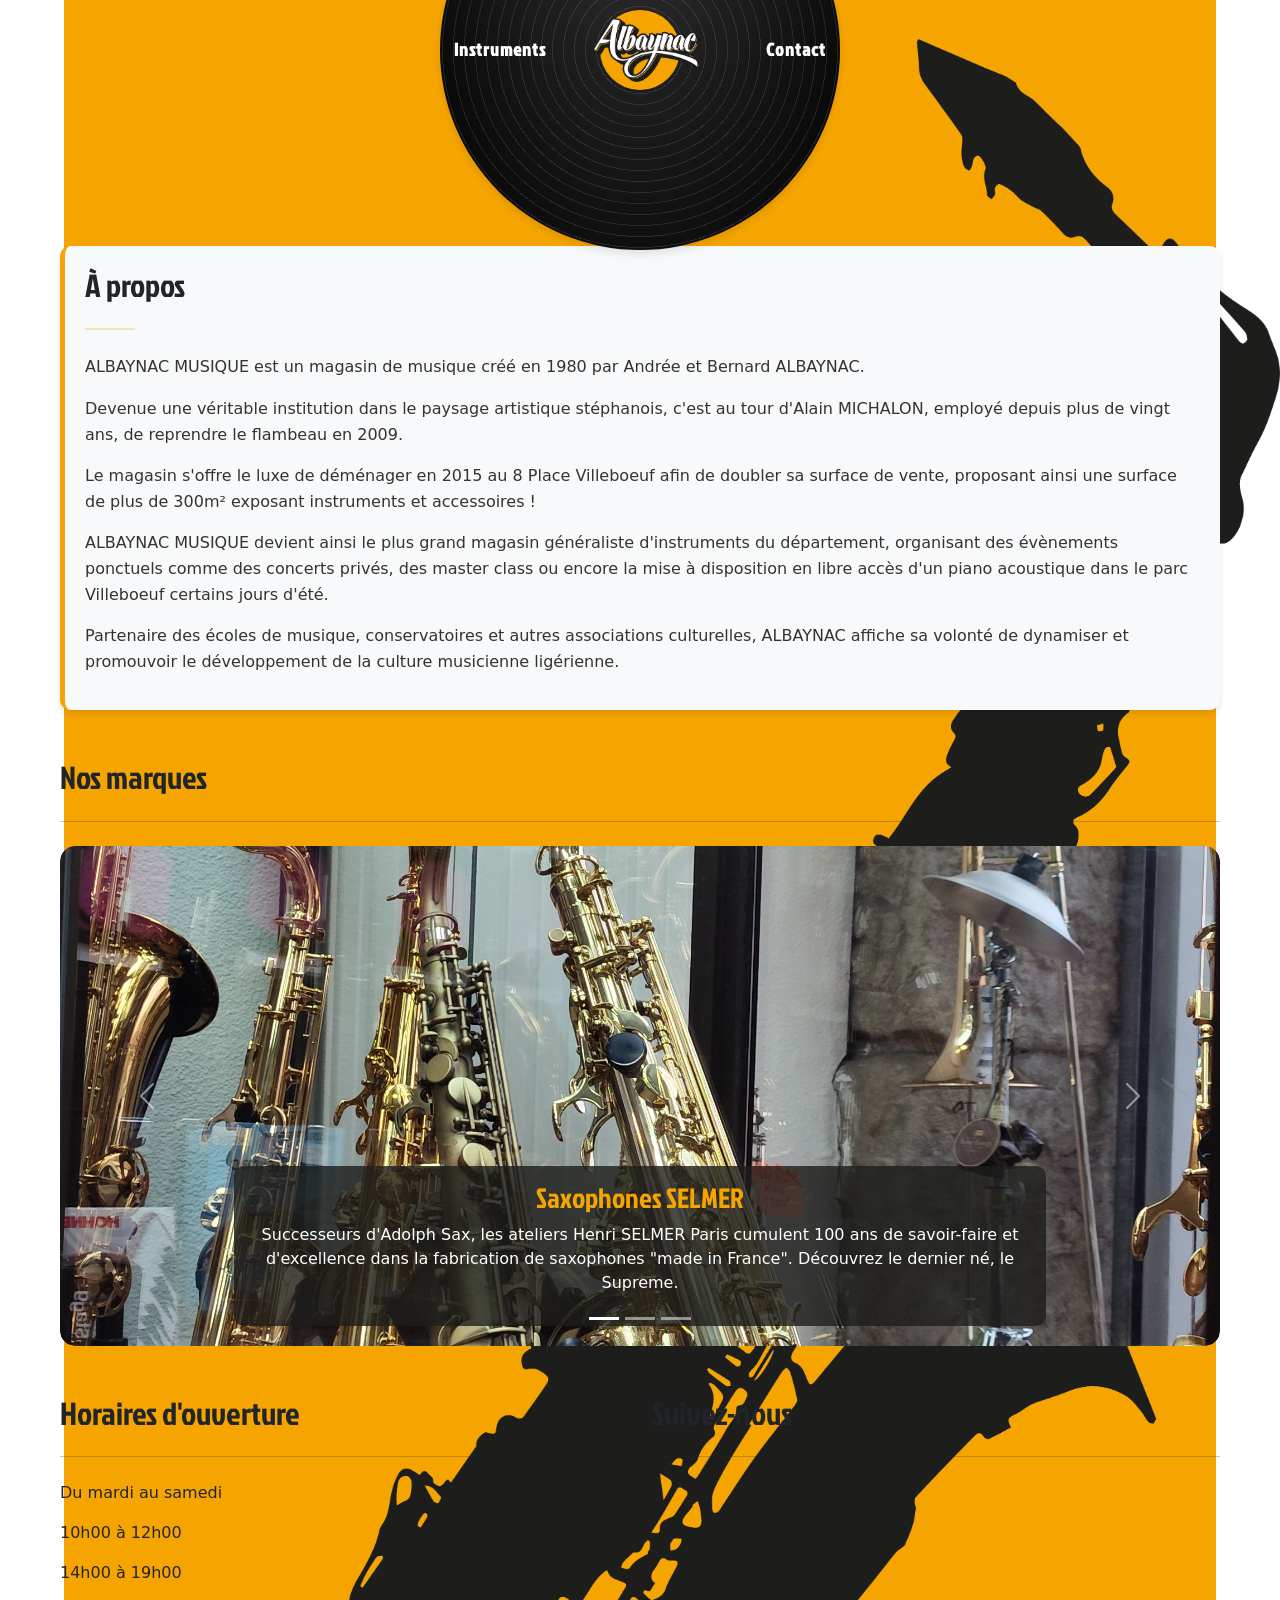
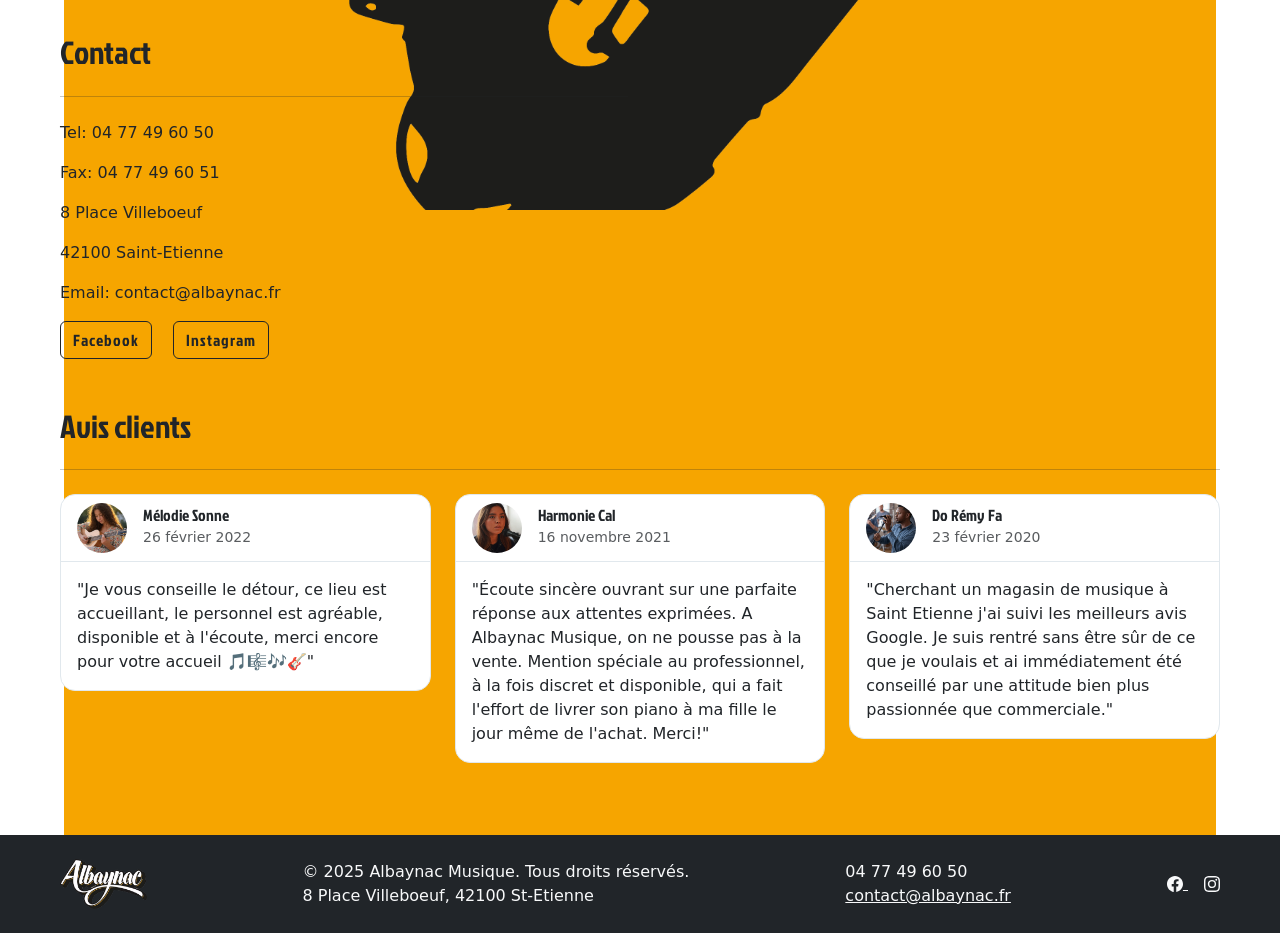
<file: index.html>
<!doctype html>
<html lang="fr">
<head>
    <meta charset="utf-8">
    <meta name="viewport" content="width=device-width, initial-scale=1, shrink-to-fit=no">
    <link href="https://cdn.jsdelivr.net/npm/bootstrap@5.3.3/dist/css/bootstrap.min.css" rel="stylesheet">
    <link rel="stylesheet" href="styles.css">
    <link rel="preconnect" href="https://fonts.googleapis.com">
    <link rel="preconnect" href="https://fonts.gstatic.com" crossorigin>
    <link href="https://fonts.googleapis.com/css2?family=Jockey+One&display=swap" rel="stylesheet">
    <link rel="icon" type="image/png" href="images/logo.png" />
    <title>Albaynac Musique | Saint-Étienne | Instruments de musique</title>
</head>

<body class="d-flex flex-column min-vh-100">
  <nav class="navbar navbar-expand-lg fixed-top custom-navbar">
      <div class="container-fluid justify-content-center">
          <ul class="navbar-nav align-items-center">
              <li class="nav-item">
                  <a class="nav-link" href="instruments.html">Instruments</a>
              </li>
              <li class="nav-item mx-4">
                  <a class="navbar-brand" href="index.html">
                      <img src="images/logo.png" alt="Logo" height="64">
                  </a>
              </li>
              <li class="nav-item">
                  <a class="nav-link" href="contact.html">Contact</a>
              </li>
          </ul>
      </div>
  </nav>

    <div class="container mt-5 pt-5">
        <section id="about" class="mb-5 section-card">
            <h2 class="text-start text-dark">À propos</h2>
            <hr class="my-4 bg-warning">
            <p>ALBAYNAC MUSIQUE est un magasin de musique créé en 1980 par Andrée et Bernard ALBAYNAC.</p>
            <p>Devenue une véritable institution dans le paysage artistique stéphanois, c'est au tour d'Alain MICHALON, employé depuis plus de vingt ans, de reprendre le flambeau en 2009.</p>
            <p>Le magasin s'offre le luxe de déménager en 2015 au 8 Place Villeboeuf afin de doubler sa surface de vente, proposant ainsi une surface de plus de 300m² exposant instruments et accessoires !</p>
            <p>ALBAYNAC MUSIQUE devient ainsi le plus grand magasin généraliste d'instruments du département, organisant des évènements ponctuels comme des concerts privés, des master class ou encore la mise à disposition en libre accès d'un piano acoustique dans le parc Villeboeuf certains jours d'été.</p>
            <p>Partenaire des écoles de musique, conservatoires et autres associations culturelles, ALBAYNAC affiche sa volonté de dynamiser et promouvoir le développement de la culture musicienne ligérienne.</p>
        </section>

        <section id="brands" class="mb-5">
          <h2 class="text-start text-dark">Nos marques</h2>
          <hr class="my-4 bg-warning">
          <div id="brandCarousel" class="carousel slide" data-bs-ride="carousel">
              <div class="carousel-indicators">
                  <button type="button" data-bs-target="#brandCarousel" data-bs-slide-to="0" class="active" aria-current="true" aria-label="Slide 1"></button>
                  <button type="button" data-bs-target="#brandCarousel" data-bs-slide-to="1" aria-label="Slide 2"></button>
                  <button type="button" data-bs-target="#brandCarousel" data-bs-slide-to="2" aria-label="Slide 3"></button>
              </div>
              <div class="carousel-inner">
                  <div class="carousel-item active">
                      <img src="images/saxophones.jpg" class="d-block w-100" alt="Saxophones SELMER">
                      <div class="carousel-caption d-none d-md-block">
                          <h3>Saxophones SELMER</h3>
                          <p>Successeurs d'Adolph Sax, les ateliers Henri SELMER Paris cumulent 100 ans de savoir-faire et d'excellence dans la fabrication de saxophones "made in France". Découvrez le dernier né, le Supreme.</p>
                      </div>
                  </div>
                  <div class="carousel-item">
                      <img src="images/guitares_classiques.jpg" class="d-block w-100" alt="Guitares DOWINA">
                      <div class="carousel-caption d-none d-md-block">
                          <h3>Guitares DOWINA</h3>
                          <p>En 1979, un atelier de lutherie est construit dans le village de Delvin. Depuis 2010, Dowina s'installe dans un plus grand atelier à Devinska Nova Ves, en slovaquie, regroupant un centre de production, un entrepôt, un magasin et un bureau administratif.</p>
                      </div>
                  </div>
                  <div class="carousel-item">
                      <img src="images/guitare_elec.jpg" class="d-block w-100" alt="Guitares IBANEZ">
                      <div class="carousel-caption d-none d-md-block">
                          <h3>Guitares IBANEZ</h3>
                          <p>Les guitares électriques Ibanez allient une technologie avancée et un travail de lutherie japonaise de qualité pour se classer parmi les meilleures guitares rock et metal du marché.</p>
                      </div>
                  </div>
              </div>
              <button class="carousel-control-prev" type="button" data-bs-target="#brandCarousel" data-bs-slide="prev">
                  <span class="carousel-control-prev-icon" aria-hidden="true"></span>
                  <span class="visually-hidden">Précédent</span>
              </button>
              <button class="carousel-control-next" type="button" data-bs-target="#brandCarousel" data-bs-slide="next">
                  <span class="carousel-control-next-icon" aria-hidden="true"></span>
                  <span class="visually-hidden">Suivant</span>
              </button>
          </div>
      </section>

      <section id="info-and-social" class="mb-5">
        <div class="row">
            <div class="col-md-6">
                <div class="mb-5">
                    <h2 class="text-start text-dark">Horaires d'ouverture</h2>
                    <hr class="my-4 bg-warning">
                    <p>Du mardi au samedi</p>
                    <p>10h00 à 12h00</p>
                    <p>14h00 à 19h00</p>
                </div>
                <div>
                    <h2 class="text-start text-dark">Contact</h2>
                    <hr class="my-4 bg-warning">
                    <p>Tel: 04 77 49 60 50</p>
                    <p>Fax: 04 77 49 60 51</p>
                    <p>8 Place Villeboeuf</p>
                    <p>42100 Saint-Etienne</p>
                    <p>Email: contact@albaynac.fr</p>
                    <div class="mt-3">
                        <a href="https://www.facebook.com/albaynacmusique" class="btn btn-outline-dark me-3">Facebook</a>
                        <a href="https://www.instagram.com/albaynac_musique/" class="btn btn-outline-dark">Instagram</a>
                    </div>
                </div>
            </div>
            <div class="col-md-6">
                <h2 class="text-start text-dark">Suivez-nous</h2>
                <hr class="my-4 bg-warning">
                <iframe src="https://www.facebook.com/plugins/post.php?href=https%3A%2F%2Fwww.facebook.com%2Falbaynacmusique%2Fposts%2Fpfbid02CXsCESrSpSMY34qjyPM9g72nphauRGSqjio5RnaTE78dk32c6SWWUd7bSEDfuKLil&show_text=true&width=500" width="500" height="416" style="border:none;overflow:hidden" scrolling="no" frameborder="0" allowfullscreen="true" allow="autoplay; clipboard-write; encrypted-media; picture-in-picture; web-share"></iframe>
            </div>
        </div>
    </section>

        <section id="reviews" class="mb-5">
            <h2 class="text-start text-dark">Avis clients</h2>
            <hr class="my-4 bg-warning">
            <div class="row g-4">
                <div class="col-md-4 mb-4">
                    <div class="card tweet-card">
                        <div class="card-header d-flex align-items-center">
                            <img src="images/melodie.jpg" class="rounded-circle me-3" width="50" height="50" alt="Avatar">
                            <div>
                                <h6 class="mb-0">Mélodie Sonne</h6>
                                <small class="text-muted">26 février 2022</small>
                            </div>
                        </div>
                        <div class="card-body">
                            <p class="card-text">"Je vous conseille le détour, ce lieu est accueillant, le personnel est agréable, disponible et à l'écoute, merci encore pour votre accueil 🎵🎼🎶🎸"</p>
                        </div>
                    </div>
                </div>
                <div class="col-md-4 mb-4">
                    <div class="card tweet-card">
                        <div class="card-header d-flex align-items-center">
                            <img src="images/harmonie.jpg" class="rounded-circle me-3" width="50" height="50" alt="Avatar">
                            <div>
                                <h6 class="mb-0">Harmonie Cal</h6>
                                <small class="text-muted">16 novembre 2021</small>
                            </div>
                        </div>
                        <div class="card-body">
                            <p class="card-text">"Écoute sincère ouvrant sur une parfaite réponse aux attentes exprimées. A Albaynac Musique, on ne pousse pas à la vente. Mention spéciale au professionnel, à la fois discret et disponible, qui a fait l'effort de livrer son piano à ma fille le jour même de l'achat. Merci!"</p>
                        </div>
                    </div>
                </div>
                <div class="col-md-4 mb-4">
                    <div class="card tweet-card">
                        <div class="card-header d-flex align-items-center">
                            <img src="images/remy.jpg" class="rounded-circle me-3" width="50" height="50" alt="Avatar">
                            <div>
                                <h6 class="mb-0">Do Rémy Fa</h6>
                                <small class="text-muted">23 février 2020</small>
                            </div>
                        </div>
                        <div class="card-body">
                            <p class="card-text">"Cherchant un magasin de musique à Saint Etienne j'ai suivi les meilleurs avis Google. Je suis rentré sans être sûr de ce que je voulais et ai immédiatement été conseillé par une attitude bien plus passionnée que commerciale."</p>
                        </div>
                    </div>
                </div>
            </div>
        </section>
    </div>

    <footer class="footer bg-dark text-light py-4 mt-auto">
        <div class="container">
            <div class="footer-content d-flex flex-wrap justify-content-between align-items-center">
                <div class="footer-logo">
                    <img src="images/logo.png" alt="Logo Albaynac Musique" height="50" class="d-inline-block align-top">
                </div>
                <div class="footer-info">
                    <p class="footer-copyright mb-0">© 2025 Albaynac Musique. Tous droits réservés.</p>
                    <p class="footer-address mb-0">8 Place Villeboeuf, 42100 St-Etienne</p>
                </div>
                <div class="footer-contact">
                    <p class="footer-phone mb-0">04 77 49 60 50</p>
                    <a href="mailto:contact@albaynac.fr" class="footer-email text-light">contact@albaynac.fr</a>
                </div>
                <div class="footer-social">
                    <a href="https://www.facebook.com/albaynacmusique" class="footer-social-link text-light me-3">
                        <svg xmlns="http://www.w3.org/2000/svg" width="16" height="16" fill="currentColor" class="bi bi-facebook" viewBox="0 0 16 16">
                            <path d="M16 8.049c0-4.446-3.582-8.05-8-8.05C3.58 0-.002 3.603-.002 8.05c0 4.017 2.926 7.347 6.75 7.951v-5.625h-2.03V8.05H6.75V6.275c0-2.017 1.195-3.131 3.022-3.131.876 0 1.791.157 1.791.157v1.98h-1.009c-.993 0-1.303.621-1.303 1.258v1.51h2.218l-.354 2.326H9.25V16c3.824-.604 6.75-3.934 6.75-7.951"/>
                        </svg>
                    </a>
                    <a href="https://www.instagram.com/albaynac_musique/" class="footer-social-link text-light">
                        <svg xmlns="http://www.w3.org/2000/svg" width="16" height="16" fill="currentColor" class="bi bi-instagram" viewBox="0 0 16 16">
                            <path d="M8 0C5.829 0 5.556.01 4.703.048 3.85.088 3.269.222 2.76.42a3.9 3.9 0 0 0-1.417.923A3.9 3.9 0 0 0 .42 2.76C.222 3.268.087 3.85.048 4.7.01 5.555 0 5.827 0 8.001c0 2.172.01 2.444.048 3.297.04.852.174 1.433.372 1.942.205.526.478.972.923 1.417.444.445.89.719 1.416.923.51.198 1.09.333 1.942.372C5.555 15.99 5.827 16 8 16s2.444-.01 3.298-.048c.851-.04 1.434-.174 1.943-.372a3.9 3.9 0 0 0 1.416-.923c.445-.445.718-.891.923-1.417.197-.509.332-1.09.372-1.942C15.99 10.445 16 10.173 16 8s-.01-2.445-.048-3.299c-.04-.851-.175-1.433-.372-1.941a3.9 3.9 0 0 0-.923-1.417A3.9 3.9 0 0 0 13.24.42c-.51-.198-1.092-.333-1.943-.372C10.443.01 10.172 0 7.998 0zm-.717 1.442h.718c2.136 0 2.389.007 3.232.046.78.035 1.204.166 1.486.275.373.145.64.319.92.599s.453.546.598.92c.11.281.24.705.275 1.485.039.843.047 1.096.047 3.231s-.008 2.389-.047 3.232c-.035.78-.166 1.203-.275 1.485a2.5 2.5 0 0 1-.599.919c-.28.28-.546.453-.92.598-.28.11-.704.24-1.485.276-.843.038-1.096.047-3.232.047s-2.39-.009-3.233-.047c-.78-.036-1.203-.166-1.485-.276a2.5 2.5 0 0 1-.92-.598 2.5 2.5 0 0 1-.6-.92c-.109-.281-.24-.705-.275-1.485-.038-.843-.046-1.096-.046-3.233s.008-2.388.046-3.231c.036-.78.166-1.204.276-1.486.145-.373.319-.64.599-.92s.546-.453.92-.598c.282-.11.705-.24 1.485-.276.738-.034 1.024-.044 2.515-.045zm4.988 1.328a.96.96 0 1 0 0 1.92.96.96 0 0 0 0-1.92m-4.27 1.122a4.109 4.109 0 1 0 0 8.217 4.109 4.109 0 0 0 0-8.217m0 1.441a2.667 2.667 0 1 1 0 5.334 2.667 2.667 0 0 1 0-5.334"/>
                        </svg>
                    </a>
                </div>
            </div>
        </div>
    </footer>

    <script src="https://cdn.jsdelivr.net/npm/bootstrap@5.3.3/dist/js/bootstrap.bundle.min.js"></script>
    <script async defer crossorigin="anonymous" src="https://connect.facebook.net/fr_FR/sdk.js#xfbml=1&version=v16.0"></script>
    
</body>
</html>
</file>
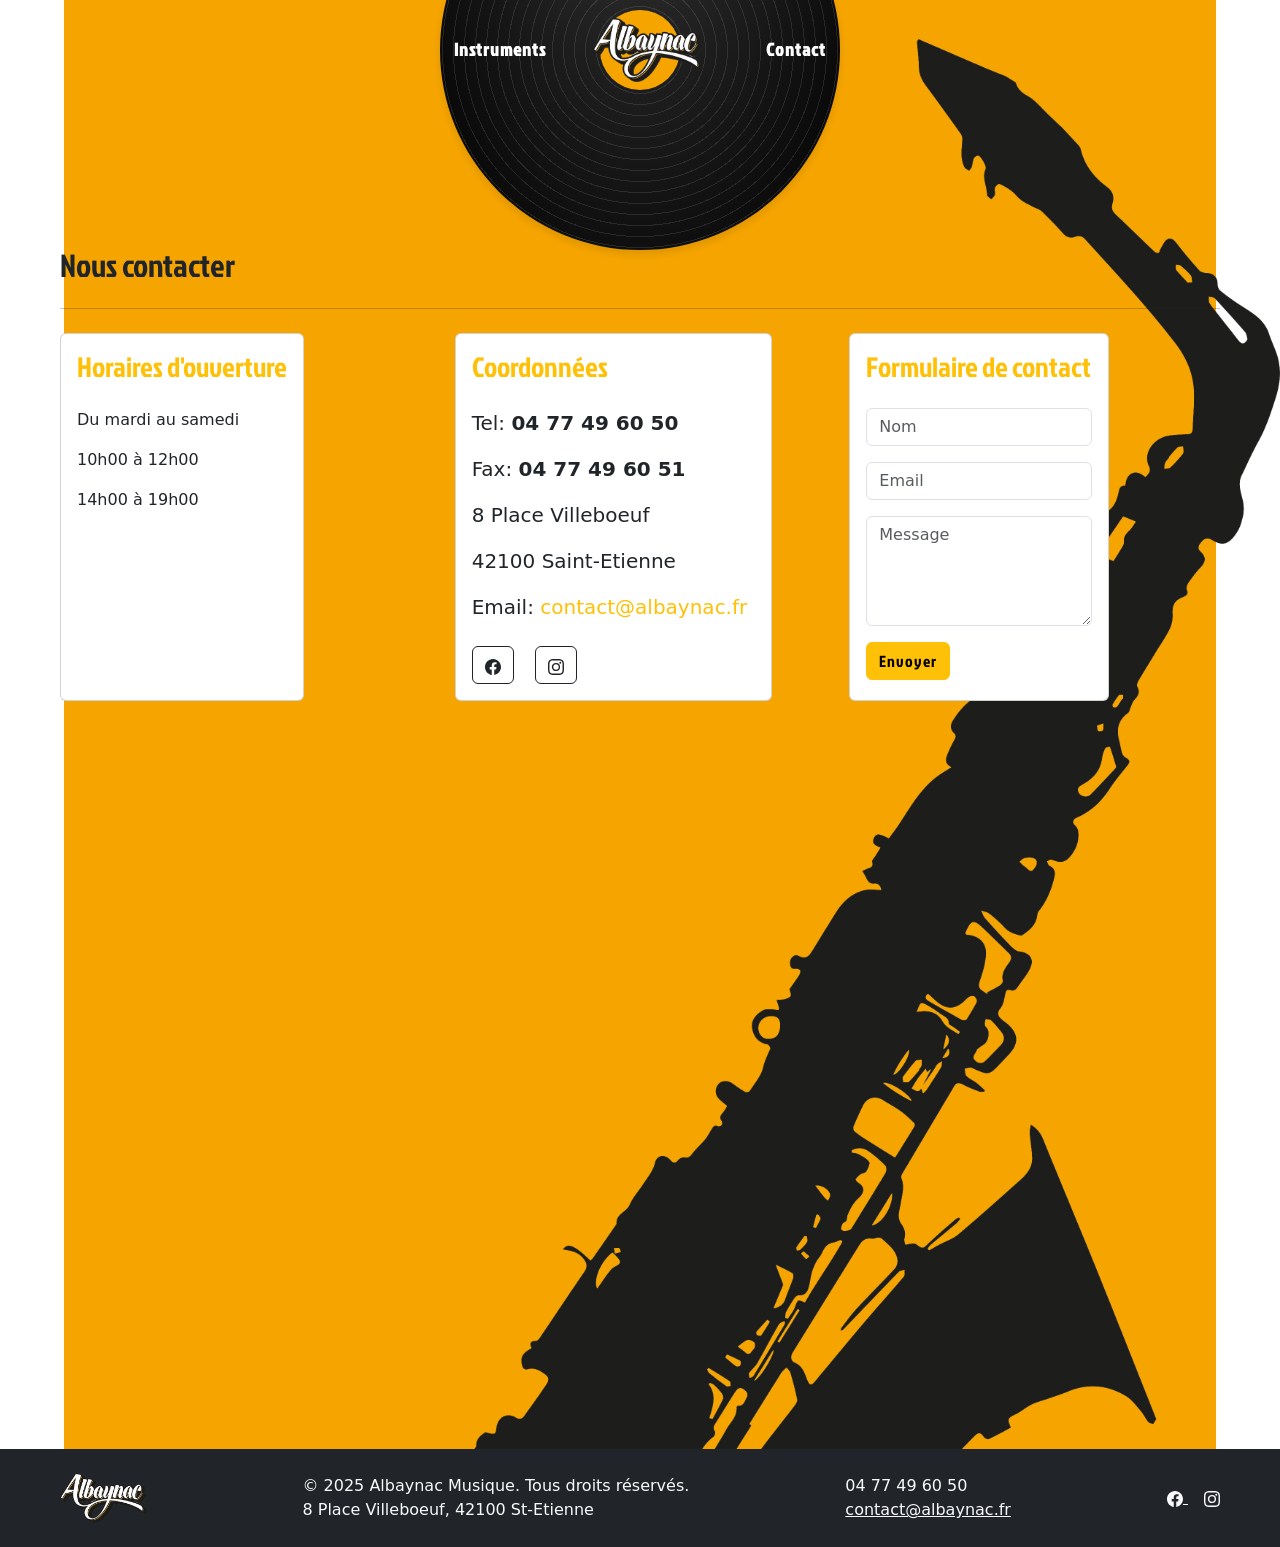
<file: contact.html>
<!doctype html>
<html lang="fr">
<head>
    <meta charset="utf-8">
    <meta name="viewport" content="width=device-width, initial-scale=1, shrink-to-fit=no">
    <link href="https://cdn.jsdelivr.net/npm/bootstrap@5.3.3/dist/css/bootstrap.min.css" rel="stylesheet">
    <link rel="stylesheet" href="styles.css">
    <link rel="preconnect" href="https://fonts.googleapis.com">
    <link rel="preconnect" href="https://fonts.gstatic.com" crossorigin>
    <link href="https://fonts.googleapis.com/css2?family=Jockey+One&display=swap" rel="stylesheet">
    <link rel="icon" type="image/png" href="images/logo.png" />
    <title>Albaynac Musique | Saint-Étienne | Instruments de musique</title>
</head>

<body class="d-flex flex-column min-vh-100">
    <nav class="navbar navbar-expand-lg fixed-top custom-navbar">
        <div class="container-fluid justify-content-center">
            <ul class="navbar-nav align-items-center">
                <li class="nav-item">
                    <a class="nav-link" href="instruments.html">Instruments</a>
                </li>
                <li class="nav-item mx-4">
                    <a class="navbar-brand" href="index.html">
                        <img src="images/logo.png" alt="Logo" height="64">
                    </a>
                </li>
                <li class="nav-item">
                    <a class="nav-link" href="contact.html">Contact</a>
                </li>
            </ul>
        </div>
    </nav>

    <div class="container mt-5 pt-5 flex-grow-1">
        <h2 class="text-start text-dark">Nous contacter</h2>
        <hr class="my-4 bg-warning">

        <div class="row">
            <div class="col-md-4">
                <div class="card h-100">
                    <div class="card-body">
                        <h3 class="card-title text-warning mb-4">Horaires d'ouverture</h3>
                        <p>Du mardi au samedi</p>
                        <p>10h00 à 12h00</p>
                        <p>14h00 à 19h00</p>
                    </div>
                </div>
            </div>
            <div class="col-md-4">
                <div class="card h-100">
                    <div class="card-body">
                        <h3 class="card-title text-warning mb-4">Coordonnées</h3>
                        <p class="fs-5">Tel: <span class="text-dark fw-bold">04 77 49 60 50</span></p>
                        <p class="fs-5">Fax: <span class="text-dark fw-bold">04 77 49 60 51</span></p>
                        <p class="fs-5">8 Place Villeboeuf</p>
                        <p class="fs-5">42100 Saint-Etienne</p>
                        <p class="fs-5">
                            Email: 
                            <a href="mailto:contact@albaynac.fr" class="text-decoration-none text-warning hover-scale">
                                contact@albaynac.fr
                                <i class="fas fa-envelope ms-2 transition-transform"></i>
                            </a>
                        </p>
                        <div class="social-links mt-4">
                            <a href="https://www.facebook.com/albaynacmusique" class="btn btn-outline-dark me-3 hover-scale">
                                <svg xmlns="http://www.w3.org/2000/svg" width="16" height="16" fill="currentColor" class="bi bi-facebook" viewBox="0 0 16 16">
                                    <path d="M16 8.049c0-4.446-3.582-8.05-8-8.05C3.58 0-.002 3.603-.002 8.05c0 4.017 2.926 7.347 6.75 7.951v-5.625h-2.03V8.05H6.75V6.275c0-2.017 1.195-3.131 3.022-3.131.876 0 1.791.157 1.791.157v1.98h-1.009c-.993 0-1.303.621-1.303 1.258v1.51h2.218l-.354 2.326H9.25V16c3.824-.604 6.75-3.934 6.75-7.951"/>
                                </svg>
                            </a>
                            <a href="#" class="btn btn-outline-dark hover-scale">
                                <svg xmlns="http://www.w3.org/2000/svg" width="16" height="16" fill="currentColor" class="bi bi-instagram" viewBox="0 0 16 16">
                                    <path d="M8 0C5.829 0 5.556.01 4.703.048 3.85.088 3.269.222 2.76.42a3.9 3.9 0 0 0-1.417.923A3.9 3.9 0 0 0 .42 2.76C.222 3.268.087 3.85.048 4.7.01 5.555 0 5.827 0 8.001c0 2.172.01 2.444.048 3.297.04.852.174 1.433.372 1.942.205.526.478.972.923 1.417.444.445.89.719 1.416.923.51.198 1.09.333 1.942.372C5.555 15.99 5.827 16 8 16s2.444-.01 3.298-.048c.851-.04 1.434-.174 1.943-.372a3.9 3.9 0 0 0 1.416-.923c.445-.445.718-.891.923-1.417.197-.509.332-1.09.372-1.942C15.99 10.445 16 10.173 16 8s-.01-2.445-.048-3.299c-.04-.851-.175-1.433-.372-1.941a3.9 3.9 0 0 0-.923-1.417A3.9 3.9 0 0 0 13.24.42c-.51-.198-1.092-.333-1.943-.372C10.443.01 10.172 0 7.998 0zm-.717 1.442h.718c2.136 0 2.389.007 3.232.046.78.035 1.204.166 1.486.275.373.145.64.319.92.599s.453.546.598.92c.11.281.24.705.275 1.485.039.843.047 1.096.047 3.231s-.008 2.389-.047 3.232c-.035.78-.166 1.203-.275 1.485a2.5 2.5 0 0 1-.599.919c-.28.28-.546.453-.92.598-.28.11-.704.24-1.485.276-.843.038-1.096.047-3.232.047s-2.39-.009-3.233-.047c-.78-.036-1.203-.166-1.485-.276a2.5 2.5 0 0 1-.92-.598 2.5 2.5 0 0 1-.6-.92c-.109-.281-.24-.705-.275-1.485-.038-.843-.046-1.096-.046-3.233s.008-2.388.046-3.231c.036-.78.166-1.204.276-1.486.145-.373.319-.64.599-.92s.546-.453.92-.598c.282-.11.705-.24 1.485-.276.738-.034 1.024-.044 2.515-.045zm4.988 1.328a.96.96 0 1 0 0 1.92.96.96 0 0 0 0-1.92m-4.27 1.122a4.109 4.109 0 1 0 0 8.217 4.109 4.109 0 0 0 0-8.217m0 1.441a2.667 2.667 0 1 1 0 5.334 2.667 2.667 0 0 1 0-5.334"/>
                                </svg>
                            </a>
                        </div>
                    </div>
                </div>
            </div>
            <div class="col-md-4">
                <div class="card h-100">
                    <div class="card-body">
                        <h3 class="card-title text-warning mb-4">Formulaire de contact</h3>
                        <form id="contactForm">
                            <div class="mb-3">
                                <input type="text" class="form-control" placeholder="Nom" required>
                            </div>
                            <div class="mb-3">
                                <input type="email" class="form-control" placeholder="Email" required>
                            </div>
                            <div class="mb-3">
                                <textarea class="form-control" rows="4" placeholder="Message" required></textarea>
                            </div>
                            <button type="submit" class="btn btn-warning">Envoyer</button>
                        </form>
                    </div>
                </div>
            </div>
        </div>

        <div class="row mt-4 mb-5">
            <div class="col-12">
                <div class="ratio ratio-16x9 mb-4">
                    <iframe src="https://www.google.com/maps/embed?pb=!1m18!1m12!1m3!1d2783.083137365642!2d4.387759315772738!3d45.43499624138321!2m3!1f0!2f0!3f0!3m2!1i1024!2i768!4f13.1!3m3!1m2!1s0x47f5a96c831c7187%3A0xf0a1754e1a63d8e0!2s8%20Pl.%20Villeboeuf%2C%2042100%20Saint-%C3%89tienne!5e0!3m2!1sfr!2sfr!4v1674669726975!5m2!1sfr!2sfr" allowfullscreen="" loading="lazy"></iframe> 
                </div>
            </div>
        </div>
    </div>

    <footer class="footer bg-dark text-light py-4 mt-auto">
        <div class="container">
            <div class="footer-content d-flex flex-wrap justify-content-between align-items-center">
                <div class="footer-logo">
                    <img src="images/logo.png" alt="Logo Albaynac Musique" height="50" class="d-inline-block align-top">
                </div>
                <div class="footer-info">
                    <p class="footer-copyright mb-0">© 2025 Albaynac Musique. Tous droits réservés.</p>
                    <p class="footer-address mb-0">8 Place Villeboeuf, 42100 St-Etienne</p>
                </div>
                <div class="footer-contact">
                    <p class="footer-phone mb-0">04 77 49 60 50</p>
                    <a href="mailto:contact@albaynac.fr" class="footer-email text-light">contact@albaynac.fr</a>
                </div>
                <div class="footer-social">
                    <a href="https://www.facebook.com/albaynacmusique" class="footer-social-link text-light me-3">
                        <svg xmlns="http://www.w3.org/2000/svg" width="16" height="16" fill="currentColor" class="bi bi-facebook" viewBox="0 0 16 16">
                            <path d="M16 8.049c0-4.446-3.582-8.05-8-8.05C3.58 0-.002 3.603-.002 8.05c0 4.017 2.926 7.347 6.75 7.951v-5.625h-2.03V8.05H6.75V6.275c0-2.017 1.195-3.131 3.022-3.131.876 0 1.791.157 1.791.157v1.98h-1.009c-.993 0-1.303.621-1.303 1.258v1.51h2.218l-.354 2.326H9.25V16c3.824-.604 6.75-3.934 6.75-7.951"/>
                        </svg>
                    </a>
                    <a href="https://www.instagram.com/albaynac_musique/" class="footer-social-link text-light">
                        <svg xmlns="http://www.w3.org/2000/svg" width="16" height="16" fill="currentColor" class="bi bi-instagram" viewBox="0 0 16 16">
                            <path d="M8 0C5.829 0 5.556.01 4.703.048 3.85.088 3.269.222 2.76.42a3.9 3.9 0 0 0-1.417.923A3.9 3.9 0 0 0 .42 2.76C.222 3.268.087 3.85.048 4.7.01 5.555 0 5.827 0 8.001c0 2.172.01 2.444.048 3.297.04.852.174 1.433.372 1.942.205.526.478.972.923 1.417.444.445.89.719 1.416.923.51.198 1.09.333 1.942.372C5.555 15.99 5.827 16 8 16s2.444-.01 3.298-.048c.851-.04 1.434-.174 1.943-.372a3.9 3.9 0 0 0 1.416-.923c.445-.445.718-.891.923-1.417.197-.509.332-1.09.372-1.942C15.99 10.445 16 10.173 16 8s-.01-2.445-.048-3.299c-.04-.851-.175-1.433-.372-1.941a3.9 3.9 0 0 0-.923-1.417A3.9 3.9 0 0 0 13.24.42c-.51-.198-1.092-.333-1.943-.372C10.443.01 10.172 0 7.998 0zm-.717 1.442h.718c2.136 0 2.389.007 3.232.046.78.035 1.204.166 1.486.275.373.145.64.319.92.599s.453.546.598.92c.11.281.24.705.275 1.485.039.843.047 1.096.047 3.231s-.008 2.389-.047 3.232c-.035.78-.166 1.203-.275 1.485a2.5 2.5 0 0 1-.599.919c-.28.28-.546.453-.92.598-.28.11-.704.24-1.485.276-.843.038-1.096.047-3.232.047s-2.39-.009-3.233-.047c-.78-.036-1.203-.166-1.485-.276a2.5 2.5 0 0 1-.92-.598 2.5 2.5 0 0 1-.6-.92c-.109-.281-.24-.705-.275-1.485-.038-.843-.046-1.096-.046-3.233s.008-2.388.046-3.231c.036-.78.166-1.204.276-1.486.145-.373.319-.64.599-.92s.546-.453.92-.598c.282-.11.705-.24 1.485-.276.738-.034 1.024-.044 2.515-.045zm4.988 1.328a.96.96 0 1 0 0 1.92.96.96 0 0 0 0-1.92m-4.27 1.122a4.109 4.109 0 1 0 0 8.217 4.109 4.109 0 0 0 0-8.217m0 1.441a2.667 2.667 0 1 1 0 5.334 2.667 2.667 0 0 1 0-5.334"/>
                        </svg>
                    </a>
                </div>
            </div>
        </div>
    </footer>

    <div class="modal fade" id="confirmationModal" tabindex="-1" aria-labelledby="confirmationModalLabel" aria-hidden="true">
        <div class="modal-dialog modal-dialog-centered">
            <div class="modal-content bg-light">
                <div class="modal-header border-bottom-0">
                    <h5 class="modal-title text-warning" id="confirmationModalLabel">🎵 Message bien reçu !</h5>
                    <button type="button" class="btn-close" data-bs-dismiss="modal" aria-label="Close"></button>
                </div>
                <div class="modal-body text-center">
                    <p class="lead">Votre message résonne dans nos oreilles 🎸</p>
                    <p>Nous vous répondrons bientôt avec la même harmonie que vos notes.</p>
                </div>
                <div class="modal-footer border-top-0">
                    <button type="button" class="btn btn-warning" data-bs-dismiss="modal">Fermer</button>
                </div>
            </div>
        </div>
    </div>

    <script src="https://cdn.jsdelivr.net/npm/bootstrap@5.3.3/dist/js/bootstrap.bundle.min.js"></script>
    <script>
    document.querySelector('#contactForm').addEventListener('submit', function(e) {
        e.preventDefault();
        var confirmationModal = new bootstrap.Modal(document.getElementById('confirmationModal'));
        confirmationModal.show();
        this.reset();
    });
    </script>
</body>
</html>
</file>
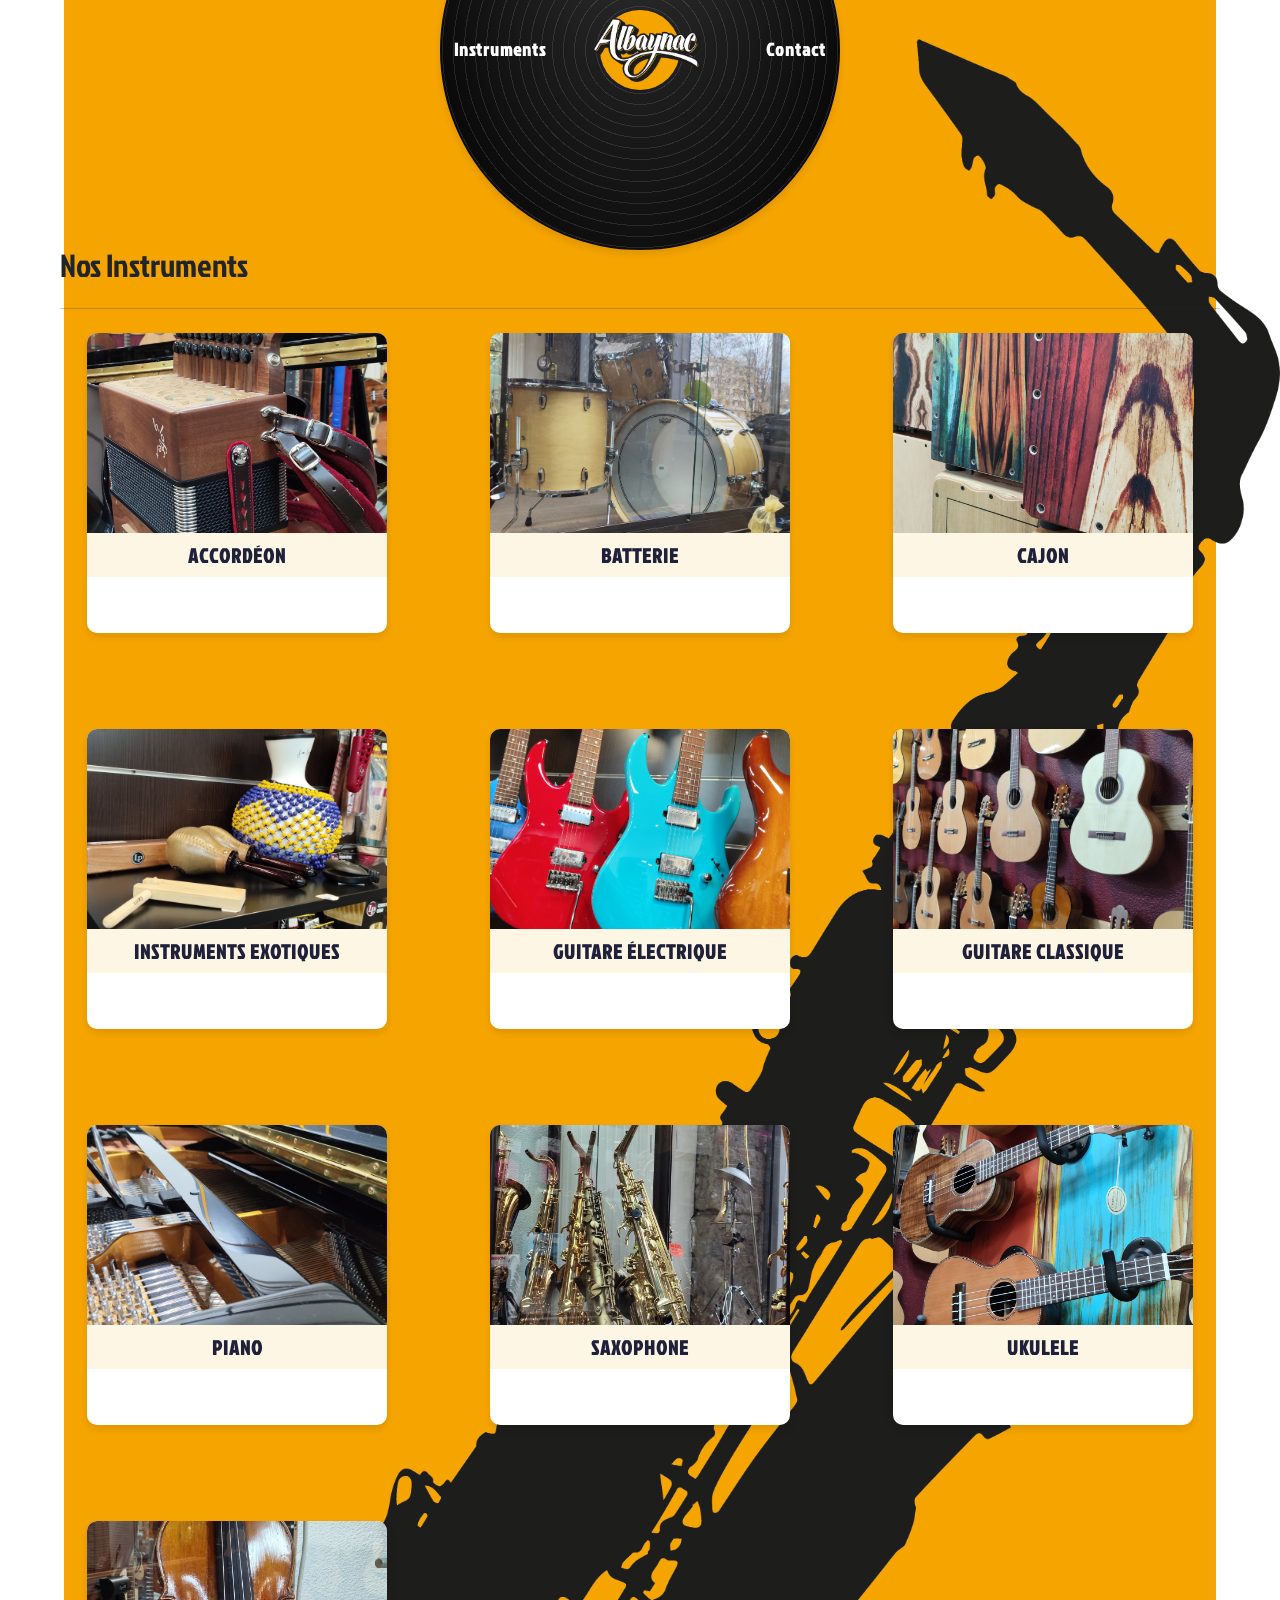
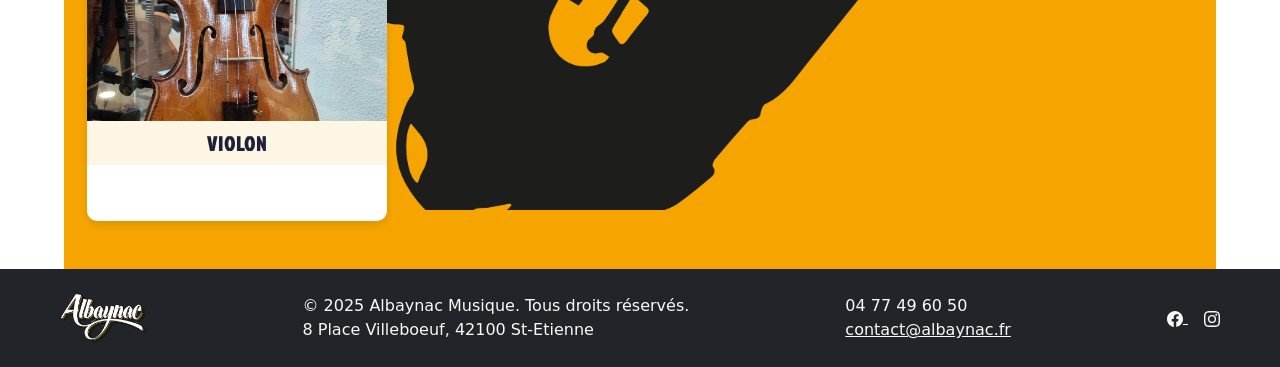
<file: instruments.html>
<!doctype html>
<html lang="fr">
<head>
    <meta charset="utf-8">
    <meta name="viewport" content="width=device-width, initial-scale=1, shrink-to-fit=no">
    <link href="https://cdn.jsdelivr.net/npm/bootstrap@5.3.3/dist/css/bootstrap.min.css" rel="stylesheet">
    <link rel="stylesheet" href="styles.css">
    <link rel="preconnect" href="https://fonts.googleapis.com">
    <link rel="preconnect" href="https://fonts.gstatic.com" crossorigin>
    <link href="https://fonts.googleapis.com/css2?family=Jockey+One&display=swap" rel="stylesheet">
    <link rel="icon" type="image/png" href="images/logo.png" />
    <title>Instruments de musique | Saint-Étienne | Albaynac Musique</title>
</head>

<body class="d-flex flex-column min-vh-100">
    <nav class="navbar navbar-expand-lg fixed-top custom-navbar">
        <div class="container-fluid justify-content-center">
            <ul class="navbar-nav align-items-center">
                <li class="nav-item">
                    <a class="nav-link" href="instruments.html">Instruments</a>
                </li>
                <li class="nav-item mx-4">
                    <a class="navbar-brand" href="index.html">
                        <img src="images/logo.png" alt="Logo" height="64">
                    </a>
                </li>
                <li class="nav-item">
                    <a class="nav-link" href="contact.html">Contact</a>
                </li>
            </ul>
        </div>
    </nav>

    <div class="container mt-5 pt-5">
        <h2 class="text-start text-dark">Nos Instruments</h2>
        <hr class="my-4 bg-warning">

        <div class="row g-5">
            <div class="col-md-4 mb-5">
                <div class="card-flip">
                    <div class="card-flip-inner">
                        <div class="card-flip-front">
                            <img src="images/accordeon.jpg" alt="Accordéon">
                            <div class="card-body">
                                <h5 class="card-title">Accordéon</h5>
                            </div>
                        </div>
                        <div class="card-flip-back">
                            <h5>Accordéon</h5>
                            <p>Instrument à anches et à soufflet, emblématique de la musique traditionnelle.</p>
                            <p class="fw-bold">À partir de 250€</p>
                            <a href="#" class="btn btn-warning">Voir les modèles</a>
                        </div>
                    </div>
                </div>
            </div>

            <div class="col-md-4 mb-5">
                <div class="card-flip">
                    <div class="card-flip-inner">
                        <div class="card-flip-front">
                            <img src="images/batterie.jpg" alt="Batterie">
                            <div class="card-body">
                                <h5 class="card-title">Batterie</h5>
                            </div>
                        </div>
                        <div class="card-flip-back">
                            <h5>Batterie acoustique</h5>
                            <p>Ensemble de percussions pour rythmer tous les styles de musique.</p>
                            <p class="fw-bold">À partir de 399€</p>
                            <a href="#" class="btn btn-warning">Voir les modèles</a>
                        </div>
                    </div>
                </div>
            </div>

            <div class="col-md-4 mb-5">
                <div class="card-flip">
                    <div class="card-flip-inner">
                        <div class="card-flip-front">
                            <img src="images/cajon.jpg" alt="Cajon">
                            <div class="card-body">
                                <h5 class="card-title">Cajon</h5>
                            </div>
                        </div>
                        <div class="card-flip-back">
                            <h5>Cajon</h5>
                            <p>Percussion originaire du Pérou, jouée en s'asseyant dessus et en frappant différentes parties.</p>
                            <p class="fw-bold">À partir de 150€</p>
                            <a href="#" class="btn btn-warning">Voir les modèles</a>
                        </div>
                    </div>
                </div>
            </div>

            <div class="col-md-4 mb-5">
                <div class="card-flip">
                    <div class="card-flip-inner">
                        <div class="card-flip-front">
                            <img src="images/instruments_exo.jpg" alt="Instruments Exotiques">
                            <div class="card-body">
                                <h5 class="card-title">Instruments Exotiques</h5>
                            </div>
                        </div>
                        <div class="card-flip-back">
                            <h5>Instruments Exotiques</h5>
                            <p>Découvrez des instruments du monde entier : sitar, didgeridoo, hang...</p>
                            <p class="fw-bold">À partir de 200€</p>
                            <a href="#" class="btn btn-warning">Voir la collection</a>
                        </div>
                    </div>
                </div>
            </div>

            <div class="col-md-4 mb-5">
                <div class="card-flip">
                    <div class="card-flip-inner">
                        <div class="card-flip-front">
                            <img src="images/guitares_couleurs.jpg" alt="Guitare Électrique">
                            <div class="card-body">
                                <h5 class="card-title">Guitare Électrique</h5>
                            </div>
                        </div>
                        <div class="card-flip-back">
                            <h5>Guitare Électrique</h5>
                            <p>Instrument amplifié, star du rock et des musiques modernes.</p>
                            <p class="fw-bold">À partir de 199€</p>
                            <a href="#" class="btn btn-warning">Voir les modèles</a>
                        </div>
                    </div>
                </div>
            </div>

            <div class="col-md-4 mb-5">
                <div class="card-flip">
                    <div class="card-flip-inner">
                        <div class="card-flip-front">
                            <img src="images/guitares_classiques.jpg" alt="Guitare Classique">
                            <div class="card-body">
                                <h5 class="card-title">Guitare Classique</h5>
                            </div>
                        </div>
                        <div class="card-flip-back">
                            <h5>Guitare Classique</h5>
                            <p>Instrument à cordes nylon, idéal pour débuter et progresser.</p>
                            <p class="fw-bold">À partir de 99€</p>
                            <a href="#" class="btn btn-warning">Voir les modèles</a>
                        </div>
                    </div>
                </div>
            </div>

            <div class="col-md-4 mb-5">
                <div class="card-flip">
                    <div class="card-flip-inner">
                        <div class="card-flip-front">
                            <img src="images/piano_in.jpg" alt="Piano">
                            <div class="card-body">
                                <h5 class="card-title">Piano</h5>
                            </div>
                        </div>
                        <div class="card-flip-back">
                            <h5>Piano Numérique</h5>
                            <p>Reproduit le son et le toucher d'un piano acoustique avec technologie moderne.</p>
                            <p class="fw-bold">À partir de 299€</p>
                            <a href="#" class="btn btn-warning">Voir les modèles</a>
                        </div>
                    </div>
                </div>
            </div>

            <div class="col-md-4 mb-5">
                <div class="card-flip">
                    <div class="card-flip-inner">
                        <div class="card-flip-front">
                            <img src="images/saxophones.jpg" alt="Saxophone">
                            <div class="card-body">
                                <h5 class="card-title">Saxophone</h5>
                            </div>
                        </div>
                        <div class="card-flip-back">
                            <h5>Saxophone</h5>
                            <p>Instrument à vent emblématique du jazz et des musiques modernes.</p>
                            <p class="fw-bold">À partir de 350€</p>
                            <a href="#" class="btn btn-warning">Voir les modèles</a>
                        </div>
                    </div>
                </div>
            </div>

            <div class="col-md-4 mb-5">
                <div class="card-flip">
                    <div class="card-flip-inner">
                        <div class="card-flip-front">
                            <img src="images/ukulele.jpg" alt="Ukulele">
                            <div class="card-body">
                                <h5 class="card-title">Ukulele</h5>
                            </div>
                        </div>
                        <div class="card-flip-back">
                            <h5>Ukulele</h5>
                            <p>Petit instrument à cordes hawaïen, parfait pour les débutants.</p>
                            <p class="fw-bold">À partir de 59€</p>
                            <a href="#" class="btn btn-warning">Voir les modèles</a>
                        </div>
                    </div>
                </div>
            </div>

            <div class="col-md-4 mb-5">
                <div class="card-flip">
                    <div class="card-flip-inner">
                        <div class="card-flip-front">
                            <img src="images/violon.jpg" alt="Violon">
                            <div class="card-body">
                                <h5 class="card-title">Violon</h5>
                            </div>
                        </div>
                        <div class="card-flip-back">
                            <h5>Violon</h5>
                            <p>Instrument à cordes de la famille des archets, roi de l'orchestre classique.</p>
                            <p class="fw-bold">À partir de 250€</p>
                            <a href="#" class="btn btn-warning">Voir les modèles</a>
                        </div>
                    </div>
                </div>
            </div>
        </div>
    </div>

    <footer class="footer bg-dark text-light py-4 mt-auto">
        <div class="container">
            <div class="footer-content d-flex flex-wrap justify-content-between align-items-center">
                <div class="footer-logo">
                    <img src="images/logo.png" alt="Logo Albaynac Musique" height="50" class="d-inline-block align-top">
                </div>
                <div class="footer-info">
                    <p class="footer-copyright mb-0">© 2025 Albaynac Musique. Tous droits réservés.</p>
                    <p class="footer-address mb-0">8 Place Villeboeuf, 42100 St-Etienne</p>
                </div>
                <div class="footer-contact">
                    <p class="footer-phone mb-0">04 77 49 60 50</p>
                    <a href="mailto:contact@albaynac.fr" class="footer-email text-light">contact@albaynac.fr</a>
                </div>
                <div class="footer-social">
                    <a href="https://www.facebook.com/albaynacmusique" class="footer-social-link text-light me-3">
                        <svg xmlns="http://www.w3.org/2000/svg" width="16" height="16" fill="currentColor" class="bi bi-facebook" viewBox="0 0 16 16">
                            <path d="M16 8.049c0-4.446-3.582-8.05-8-8.05C3.58 0-.002 3.603-.002 8.05c0 4.017 2.926 7.347 6.75 7.951v-5.625h-2.03V8.05H6.75V6.275c0-2.017 1.195-3.131 3.022-3.131.876 0 1.791.157 1.791.157v1.98h-1.009c-.993 0-1.303.621-1.303 1.258v1.51h2.218l-.354 2.326H9.25V16c3.824-.604 6.75-3.934 6.75-7.951"/>
                        </svg>
                    </a>
                    <a href="https://www.instagram.com/albaynac_musique/" class="footer-social-link text-light">
                        <svg xmlns="http://www.w3.org/2000/svg" width="16" height="16" fill="currentColor" class="bi bi-instagram" viewBox="0 0 16 16">
                            <path d="M8 0C5.829 0 5.556.01 4.703.048 3.85.088 3.269.222 2.76.42a3.9 3.9 0 0 0-1.417.923A3.9 3.9 0 0 0 .42 2.76C.222 3.268.087 3.85.048 4.7.01 5.555 0 5.827 0 8.001c0 2.172.01 2.444.048 3.297.04.852.174 1.433.372 1.942.205.526.478.972.923 1.417.444.445.89.719 1.416.923.51.198 1.09.333 1.942.372C5.555 15.99 5.827 16 8 16s2.444-.01 3.298-.048c.851-.04 1.434-.174 1.943-.372a3.9 3.9 0 0 0 1.416-.923c.445-.445.718-.891.923-1.417.197-.509.332-1.09.372-1.942C15.99 10.445 16 10.173 16 8s-.01-2.445-.048-3.299c-.04-.851-.175-1.433-.372-1.941a3.9 3.9 0 0 0-.923-1.417A3.9 3.9 0 0 0 13.24.42c-.51-.198-1.092-.333-1.943-.372C10.443.01 10.172 0 7.998 0zm-.717 1.442h.718c2.136 0 2.389.007 3.232.046.78.035 1.204.166 1.486.275.373.145.64.319.92.599s.453.546.598.92c.11.281.24.705.275 1.485.039.843.047 1.096.047 3.231s-.008 2.389-.047 3.232c-.035.78-.166 1.203-.275 1.485a2.5 2.5 0 0 1-.599.919c-.28.28-.546.453-.92.598-.28.11-.704.24-1.485.276-.843.038-1.096.047-3.232.047s-2.39-.009-3.233-.047c-.78-.036-1.203-.166-1.485-.276a2.5 2.5 0 0 1-.92-.598 2.5 2.5 0 0 1-.6-.92c-.109-.281-.24-.705-.275-1.485-.038-.843-.046-1.096-.046-3.233s.008-2.388.046-3.231c.036-.78.166-1.204.276-1.486.145-.373.319-.64.599-.92s.546-.453.92-.598c.282-.11.705-.24 1.485-.276.738-.034 1.024-.044 2.515-.045zm4.988 1.328a.96.96 0 1 0 0 1.92.96.96 0 0 0 0-1.92m-4.27 1.122a4.109 4.109 0 1 0 0 8.217 4.109 4.109 0 0 0 0-8.217m0 1.441a2.667 2.667 0 1 1 0 5.334 2.667 2.667 0 0 1 0-5.334"/>
                        </svg>
                    </a>
                </div>
            </div>
        </div>
    </footer>

    <script src="https://cdn.jsdelivr.net/npm/bootstrap@5.3.3/dist/js/bootstrap.bundle.min.js"></script>
</body>
</html>
</file>
<file: styles.css>
body {
    background: 
        url('images/background.png') no-repeat, /* Image de fond au-dessus */
        linear-gradient(
            to right, 
            white 5%, 
            #F6A500 5%, 
            #F6A500 95%, 
            white 95%
        ); /* Dégradé en dessous */
    background-size: 100%; /* L'image conserve sa taille naturelle, le dégradé occupe toute la largeur */
    margin: 0;
    padding: 150px 0 0 0;
    box-sizing: border-box;
    min-height: 100vh;
    display: flex;
    flex-direction: column;
}

.navbar {
    background: radial-gradient(ellipse at top, #333, #000);
    border-radius: 50%;
    height: 400px;
    width: 400px;
    display: flex;
    justify-content: center;
    align-items: center;
    position: absolute;
    top: 0;
    left: 50%;
    transform: translateX(-50%);
    z-index: 1000;
    box-shadow: 0 4px 8px rgba(0, 0, 0, 0.1);
    overflow: hidden;
    margin-top: -150px;
}

.navbar::before {
    content: '';
    position: absolute;
    inset: 0;
    background: repeating-radial-gradient(circle at 50% 50%, transparent, transparent 10px, rgba(255,255,255,0.1) 10px, rgba(255,255,255,0.1) 11px);
    animation: spin 60s linear infinite;
}

.navbar::after {
    content: '';
    position: absolute;
    top: 50%;
    left: 50%;
    transform: translate(-50%, -50%);
    width: 80px;
    height: 80px;
    background-color: #F6A500;
    border-radius: 50%;
    z-index: 2;
}

.navbar ul {
    display: flex;
    list-style: none;
    margin: 0;
    padding: 0;
    position: relative;
    z-index: 3;
}

.navbar ul li {
    margin: 0 15px;
}

.navbar ul li a {
    color: #fff;
    text-decoration: none;
    font-weight: bold;
    transition: color 0.3s ease;
}

.navbar ul li a:hover {
    color: #F6A500;
}

.navbar-brand img {
    height: 64px;
}

.container {
    max-width: 1200px;
    margin: 0 auto;
    padding: 0 20px;
}

.card {
    display: inline-block;
    width: auto;
    max-width: 100%;
}
  
.map-container {
    margin-bottom: 40px;
}
  
footer {
    background-color: rgb(29, 29, 27);
    color: #F6A500;
    padding: 20px 0;
    margin-top: auto;
}
  
.footer-content {
    display: flex;
    justify-content: space-between;
    align-items: center;
}

.card-flip {
    perspective: 1000px;
    height: 300px;
    width: 300px;
    margin: 0 auto;
}

.card-flip-inner {
    position: relative;
    width: 100%;
    height: 100%;
    transition: transform 0.6s;
    transform-style: preserve-3d;
}

.card-flip:hover .card-flip-inner {
    transform: rotateY(180deg);
}

.card-flip-front, .card-flip-back {
    position: absolute;
    width: 100%;
    height: 100%;
    backface-visibility: hidden;
    background-color: white;
    border-radius: 10px;
    box-shadow: 0 4px 8px rgba(0,0,0,0.1);
}

.card-flip-front img {
    width: 100%;
    height: 200px;
    object-fit: cover;
    object-position: center;
    border-top-left-radius: 10px;
    border-top-right-radius: 10px;
}

.card-flip-back {
    transform: rotateY(180deg);
    padding: 15px;
    display: flex;
    flex-direction: column;
    justify-content: space-between;
}

.card-flip-back h5 {
    color: #F6A500;
    margin-bottom: 10px;
}

.card-flip-back p {
    font-size: 14px;
    margin-bottom: 10px;
}

.card-flip-back .price {
    font-weight: bold;
    color: #1F2039;
    margin-bottom: 10px;
}

.card-flip-back .btn {
    background-color: #F6A500;
    color: white;
    border: none;
}

.card-flip-front .card-body {
    background-color: rgba(246, 165, 0, 0.1);
    text-align: center;
    padding: 10px;
}

.card-flip-front .card-title {
    color: #1F2039;
    font-weight: bold;
    text-transform: uppercase;
    letter-spacing: 1px;
}

h1, h2, h3, h4, h5, h6, .btn, .card-title, .navbar-nav .nav-link, .navbar-brand {
    font-family: 'Jockey One', sans-serif;
}

.navbar-nav .nav-link, .navbar-brand, .btn {
    letter-spacing: 1px;
}

.navbar-nav .nav-link {
    font-size: 1.1rem;
}

.btn {
    font-size: 1rem;
}

#brandCarousel .carousel-item img {
    width: 100%;
    height: 500px;
    object-fit: cover;
    object-position: center;
    border-radius: 15px;
}

#brandCarousel .carousel-caption {
    background-color: rgba(29, 29, 27, 0.8);
    padding: 15px;
    border-radius: 10px;
}

#brandCarousel .carousel-caption h3 {
    color: #F6A500;
}

#brandCarousel .carousel-caption p {
    color: white;
}

#brandCarousel .carousel-inner {
    border-radius: 15px;
}

.tweet-card {
    border: 1px solid #e1e8ed;
    border-radius: 15px;
    transition: box-shadow 0.3s ease;
}

.tweet-card:hover {
    box-shadow: 0 5px 15px rgba(0,0,0,0.1);
}

.tweet-card .card-header {
    background-color: transparent;
    border-bottom: 1px solid #e1e8ed;
}

.tweet-card .card-header img {
    object-fit: cover;
}

.section-card {
    background-color: #f8f9fa;
    border-left: 5px solid #F6A500;
    border-radius: 10px;
    padding: 20px;
    box-shadow: 0 4px 6px rgba(0, 0, 0, 0.1);
    transition: transform 0.3s ease;
}

.section-card:hover {
    transform: translateY(-5px);
}

.section-card h2 {
    color: #1F2039;
    margin-bottom: 20px;
}

.section-card hr {
    border-top: 2px solid #F6A500;
    width: 50px;
    margin-left: 0;
}

.section-card p {
    color: #333;
    line-height: 1.6;
}

#hours p, #contact p {
    margin-bottom: 5px;
}

#contact .btn {
    margin-top: 15px;
    text-transform: uppercase;
}

footer .navbar-nav {
    flex-direction: row;
    flex-wrap: wrap;
}

footer .nav-item {
    margin-right: 2rem;
    margin-bottom: 1rem;
}

footer .nav-link {
    padding: 0;
    color: #F6A500;
}

footer .nav-link:hover {
    color: #ffffff;
}

.hover-scale {
    transition: transform 0.3s ease;
}

.hover-scale:hover {
    transform: scale(1.05);
}

.transition-transform {
    transition: transform 0.3s ease;
}

.hover-scale:hover .transition-transform {
    transform: rotate(360deg);
}

@keyframes spin {
    from { transform: rotate(0deg); }
    to { transform: rotate(360deg); }
}
</file>
